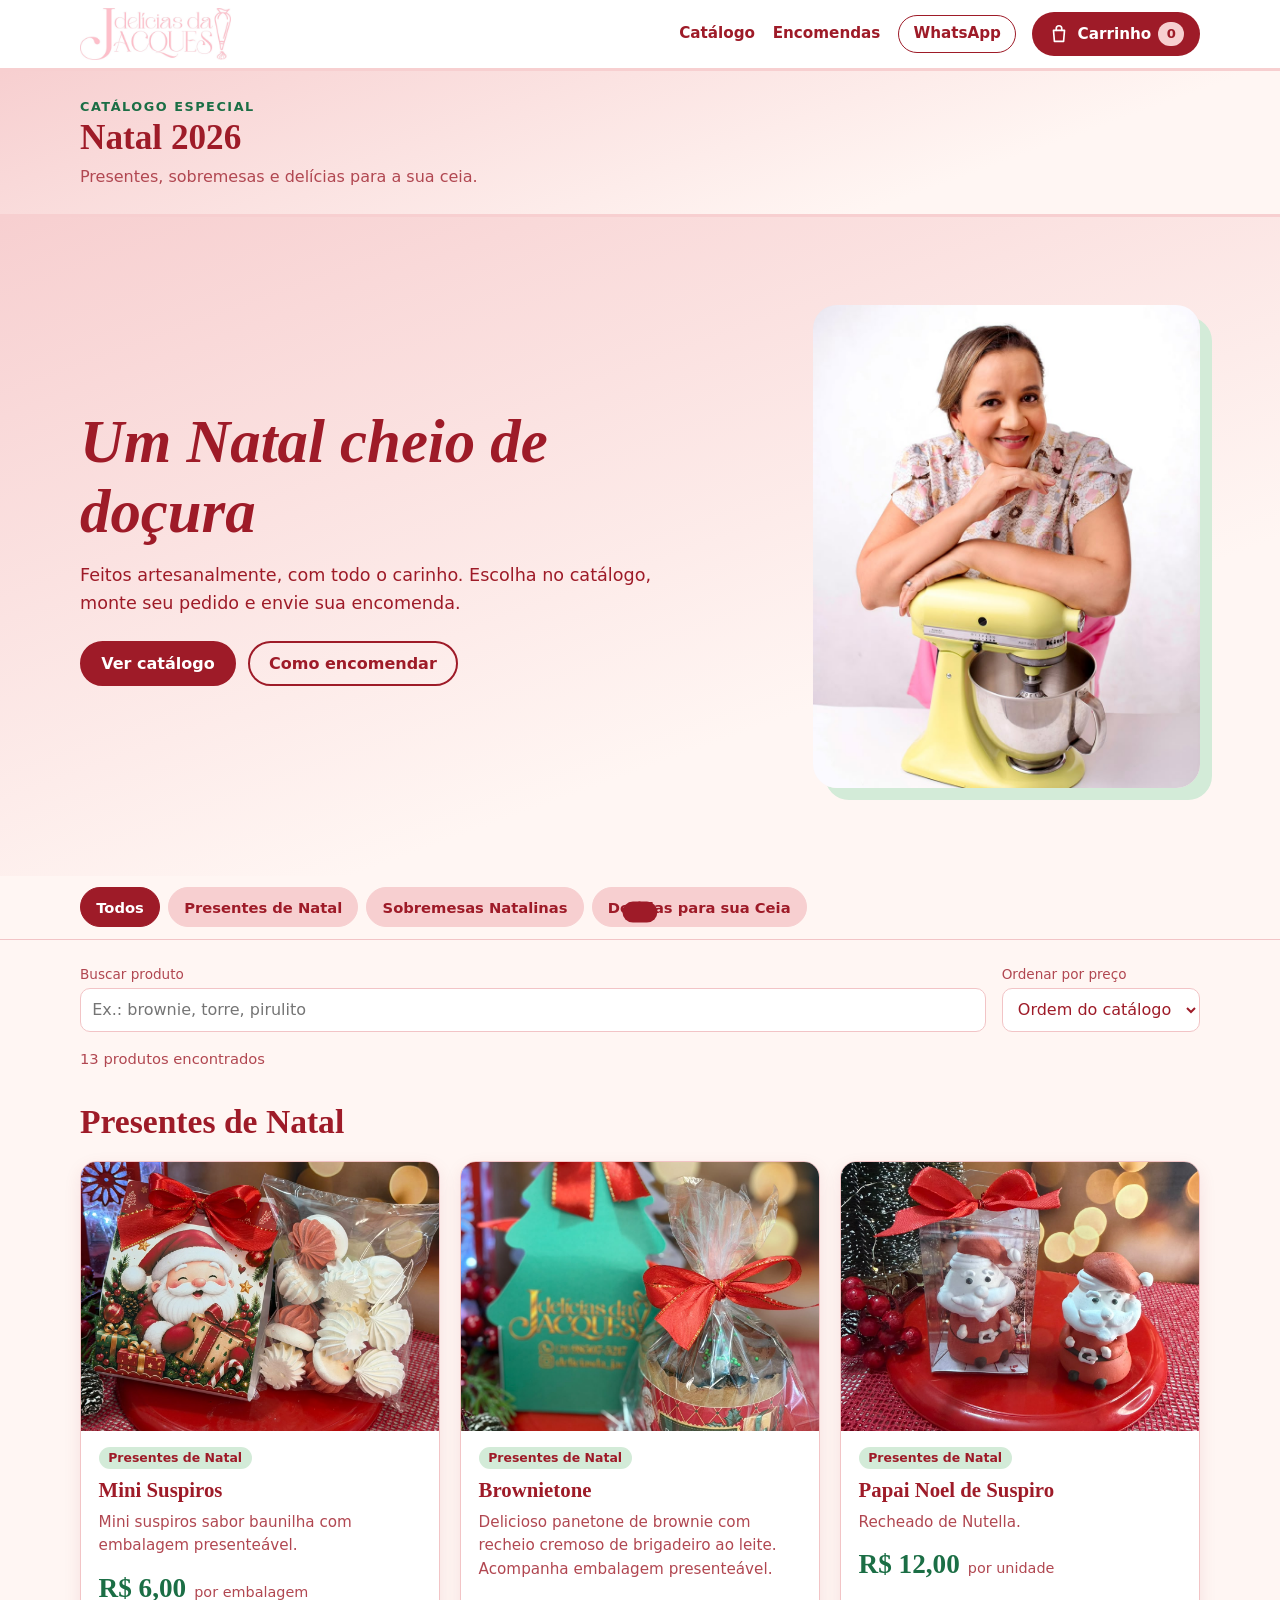
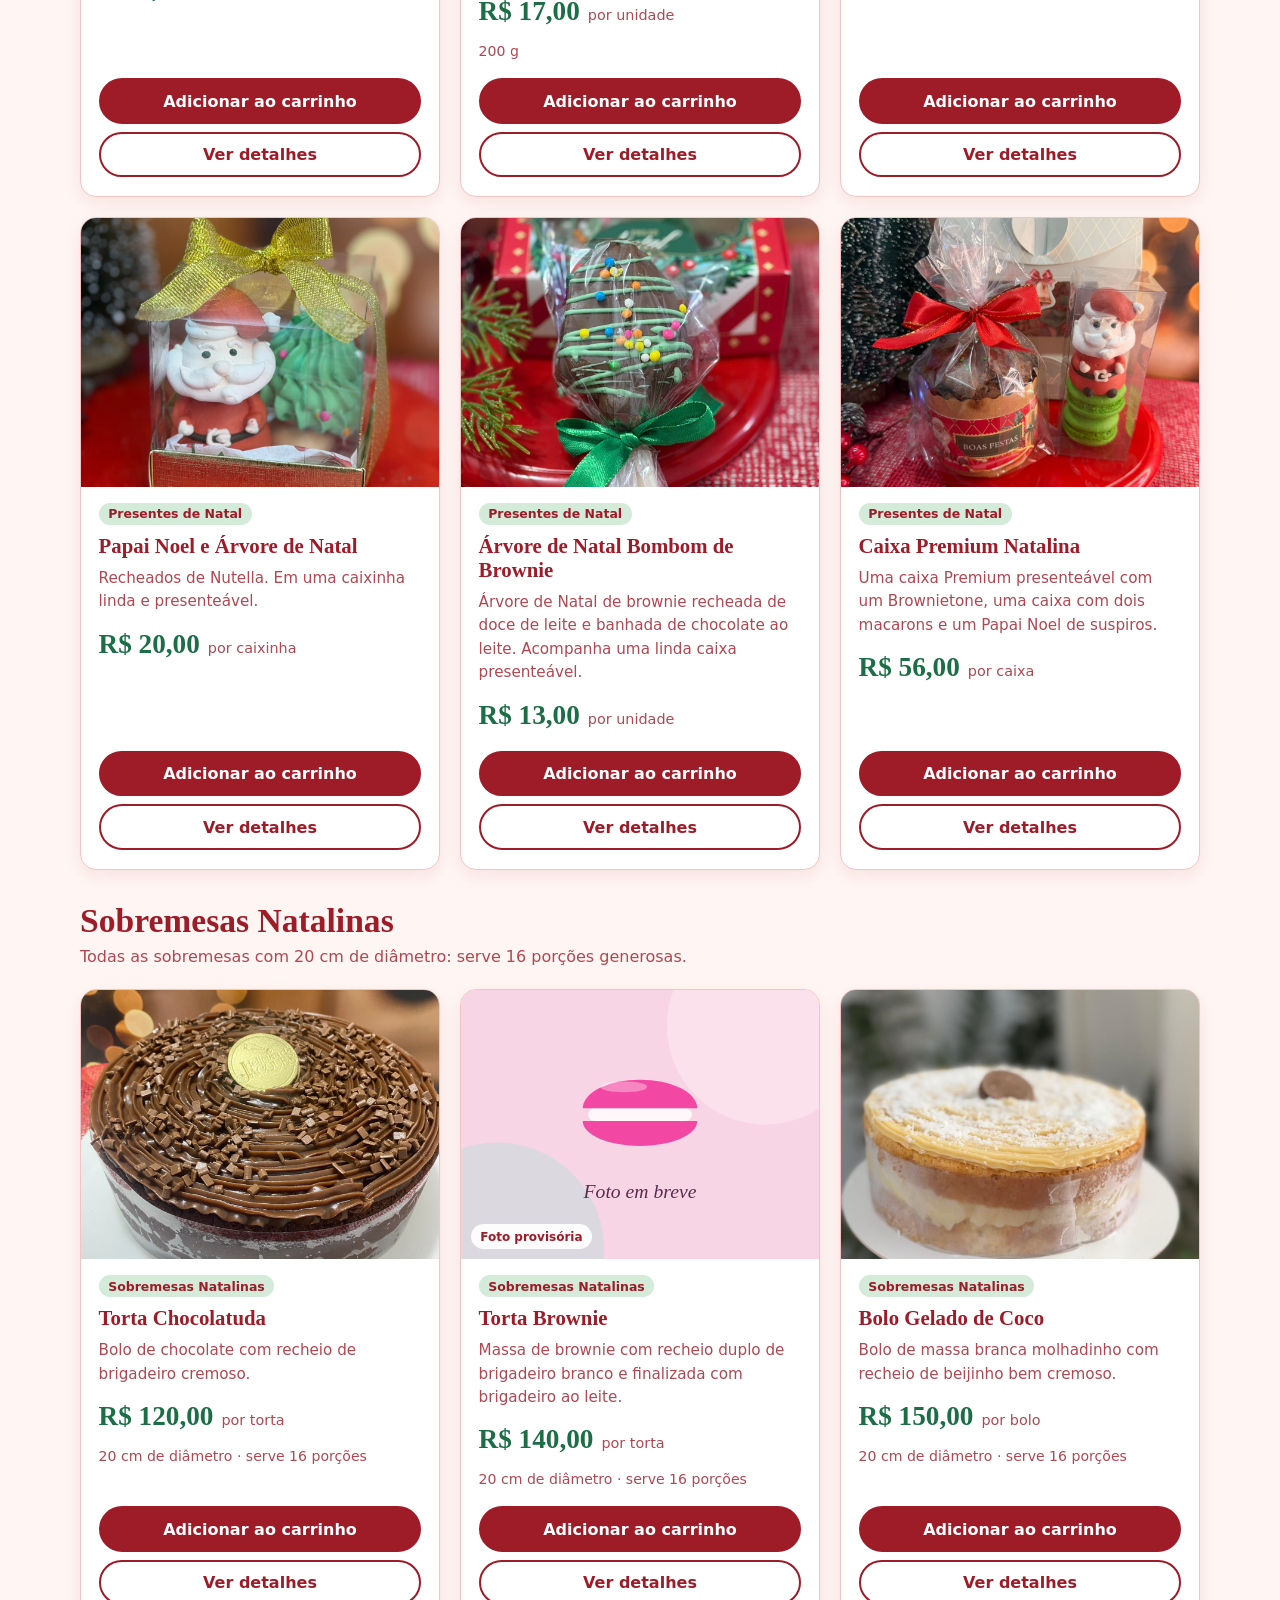
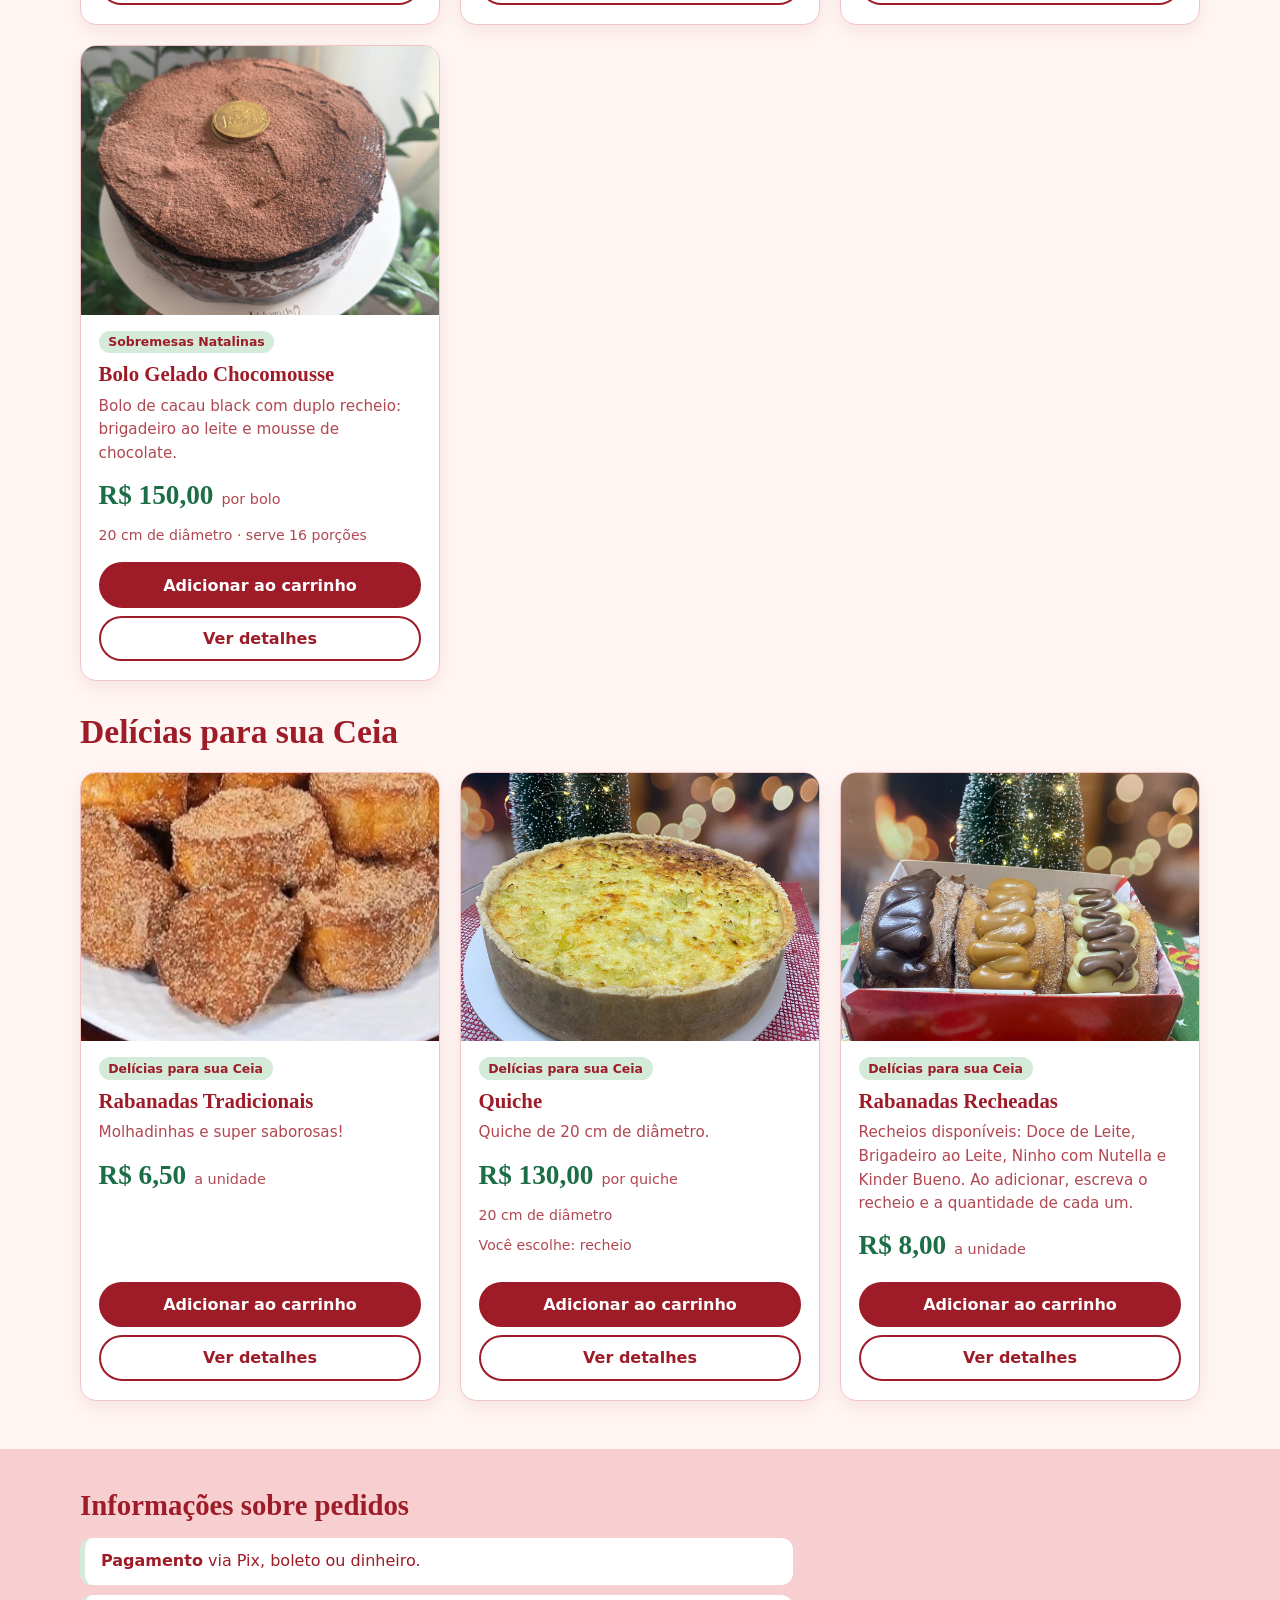
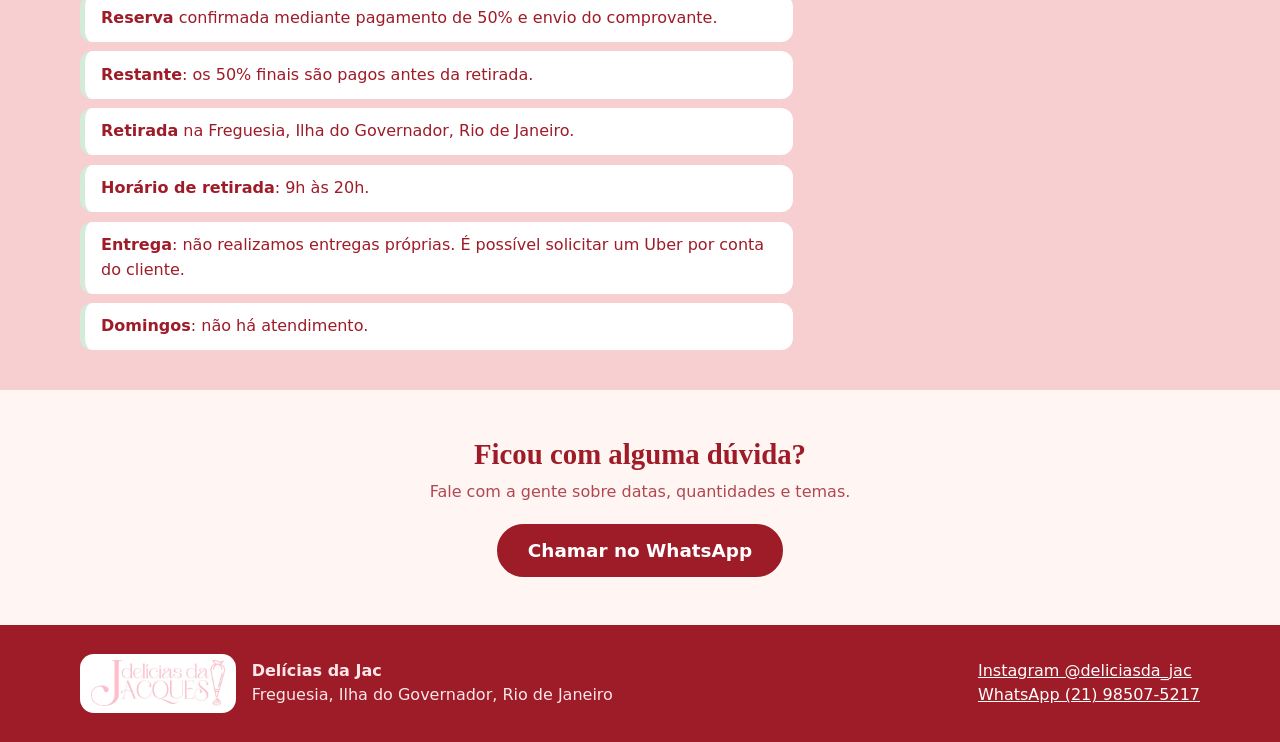
<file: natal-2026/index.html>
<!DOCTYPE html>
<html lang="pt-BR">
<head>
  <base href="../">
  <meta name="dj-catalogo" content="natal-2026">
  <meta charset="UTF-8">
  <meta name="viewport" content="width=device-width, initial-scale=1">
  <title>Natal 2026 · Delícias da Jac</title>
  <meta name="description" content="Catálogo da Delícias da Jac: macarons, suspiros, lembrancinhas, brownies e bem-casados. Monte seu pedido e envie pelo WhatsApp.">
  <link rel="stylesheet" href="style.css">
  <!-- Página principal vazia (decisão de 2026-11-05). Para reabrir, apague a linha abaixo. A prévia do painel e as páginas de catálogos não são afetadas. -->
  <script>window.DJ_PRINCIPAL_VAZIA = true; if (!document.querySelector('meta[name="dj-catalogo"]') && location.protocol !== 'about:') document.documentElement.hidden = true;</script>
</head>
<body>
  <header class="site-header" id="topo">
    <div class="wrap bar">
      <a class="logo" href="#topo" aria-label="Delícias da Jac, início">
        <img class="logo-img" id="logo-img" alt="Delícias da Jac" hidden>
        <span class="logo-text" id="logo-text">Delícias da Jac</span>
      </a>
      <nav class="nav" aria-label="Principal">
        <a class="nav-link" href="#catalogo">Catálogo</a>
        <a class="nav-link" href="#encomendas">Encomendas</a>
        <a class="nav-wa" id="header-wa" href="#" target="_blank" rel="noopener">WhatsApp</a>
      </nav>
      <button type="button" class="cart-btn" id="open-cart" aria-label="Abrir carrinho, 0 itens">
        <svg viewBox="0 0 24 24" width="22" height="22" aria-hidden="true" fill="none" stroke="currentColor" stroke-width="1.8" stroke-linecap="round" stroke-linejoin="round"><path d="M6 8h12l-1 12H7L6 8Z"/><path d="M9 8V6a3 3 0 0 1 6 0v2"/></svg>
        <span class="cart-label">Carrinho</span>
        <span class="badge" id="cart-count" aria-hidden="true">0</span>
      </button>
    </div>
  </header>

  <main>
    <section class="hero">
      <div class="wrap hero-grid" id="hero-grid">
        <div class="hero-text">
          <h1>Faremos seus convidados suspirarem</h1>
          <p>Macarons, suspiros, lembrancinhas, brownies e bem-casados para a sua festa. Escolha no catálogo, personalize e envie seu pedido pelo WhatsApp.</p>
          <div class="hero-actions">
            <a class="btn" href="#catalogo">Ver catálogo</a>
            <a class="btn ghost" href="#encomendas">Como encomendar</a>
          </div>
        </div>
        <figure class="hero-photo" id="hero-photo" hidden>
          <img id="hero-img" alt="" width="480" height="600">
        </figure>
      </div>
    </section>

    <div class="catnav-wrap" id="catalogo">
      <nav class="catnav wrap" id="catnav" aria-label="Categorias do catálogo"></nav>
    </div>

    <section class="wrap">
      <div class="toolbar">
        <label class="f grow"><span>Buscar produto</span><input type="search" id="search" placeholder="Ex.: brownie, torre, pirulito"></label>
        <label class="f"><span>Ordenar por preço</span>
          <select id="sort"><option value="default">Ordem do catálogo</option><option value="asc">Menor preço</option><option value="desc">Maior preço</option></select>
        </label>
      </div>
      <p class="count" id="count" aria-live="polite"></p>
      <div id="catalog"><p class="status">Carregando o catálogo…</p></div>
      <div class="empty" id="empty" hidden>
        <p>Nenhum produto encontrado para essa busca.</p>
        <button type="button" class="btn ghost" id="clear">Limpar busca e filtros</button>
      </div>
    </section>

    <section class="orders" id="encomendas" aria-labelledby="enc-t">
      <div class="wrap">
        <h2 id="enc-t">Informações sobre pedidos</h2>
        <ul class="info-list">
          <li><strong>Pagamento</strong> via Pix, boleto ou dinheiro.</li>
          <li><strong>Reserva</strong> confirmada mediante pagamento de 50% e envio do comprovante.</li>
          <li><strong>Restante</strong>: os 50% finais são pagos antes da retirada.</li>
          <li><strong>Retirada</strong> na Freguesia, Ilha do Governador, Rio de Janeiro.</li>
          <li><strong>Horário de retirada</strong>: 9h às 20h.</li>
          <li><strong>Entrega</strong>: não realizamos entregas próprias. É possível solicitar um Uber por conta do cliente.</li>
          <li><strong>Domingos</strong>: não há atendimento.</li>
        </ul>
      </div>
    </section>

    <section class="cta">
      <div class="wrap">
        <h2>Ficou com alguma dúvida?</h2>
        <p>Fale com a gente sobre datas, quantidades e temas.</p>
        <a class="btn big" id="cta-wa" href="#" target="_blank" rel="noopener">Chamar no WhatsApp</a>
      </div>
    </section>
  </main>

  <footer class="site-footer">
    <div class="wrap foot">
      <div class="foot-brand">
        <span class="foot-logo" id="foot-logo" hidden><img id="foot-logo-img" alt="Delícias da Jac"></span>
        <p><strong>Delícias da Jac</strong><br>Freguesia, Ilha do Governador, Rio de Janeiro</p>
      </div>
      <p><a id="foot-ig" href="#" target="_blank" rel="noopener"></a><br><a id="foot-wa" href="#" target="_blank" rel="noopener"></a></p>
    </div>
  </footer>

  <!-- Modal de personalização (conteúdo montado pelo script.js) -->
  <dialog id="product-dialog" class="modal" aria-labelledby="m-title">
    <div class="modal-head">
      <h2 id="m-title">Personalizar pedido</h2>
      <button type="button" class="close" data-close aria-label="Fechar">&times;</button>
    </div>
    <div class="modal-body" id="m-body"></div>
    <div class="modal-foot" id="m-foot"></div>
  </dialog>

  <!-- Carrinho -->
  <dialog id="cart-dialog" class="drawer" aria-labelledby="c-title">
    <div class="modal-head">
      <h2 id="c-title">Seu carrinho</h2>
      <button type="button" class="close" data-close aria-label="Fechar carrinho">&times;</button>
    </div>
    <div class="drawer-body" id="c-body"></div>
    <div class="modal-foot" id="c-foot"></div>
  </dialog>

  <!-- Finalizar encomenda (formulário + resumo; conteúdo montado pelo script.js) -->
  <dialog id="checkout-dialog" class="modal checkout" aria-labelledby="k-title">
    <div class="modal-head">
      <h2 id="k-title">Finalizar encomenda</h2>
      <button type="button" class="close" data-close aria-label="Fechar">&times;</button>
    </div>
    <div class="modal-body" id="k-body"></div>
    <div class="modal-foot" id="k-foot"></div>
  </dialog>

  <div class="toast" id="toast" role="status" aria-live="polite"></div>
  <button type="button" class="totop" id="totop" aria-label="Voltar ao topo" hidden>↑</button>
  <script src="script.js"></script>
</body>
</html>
</file>
